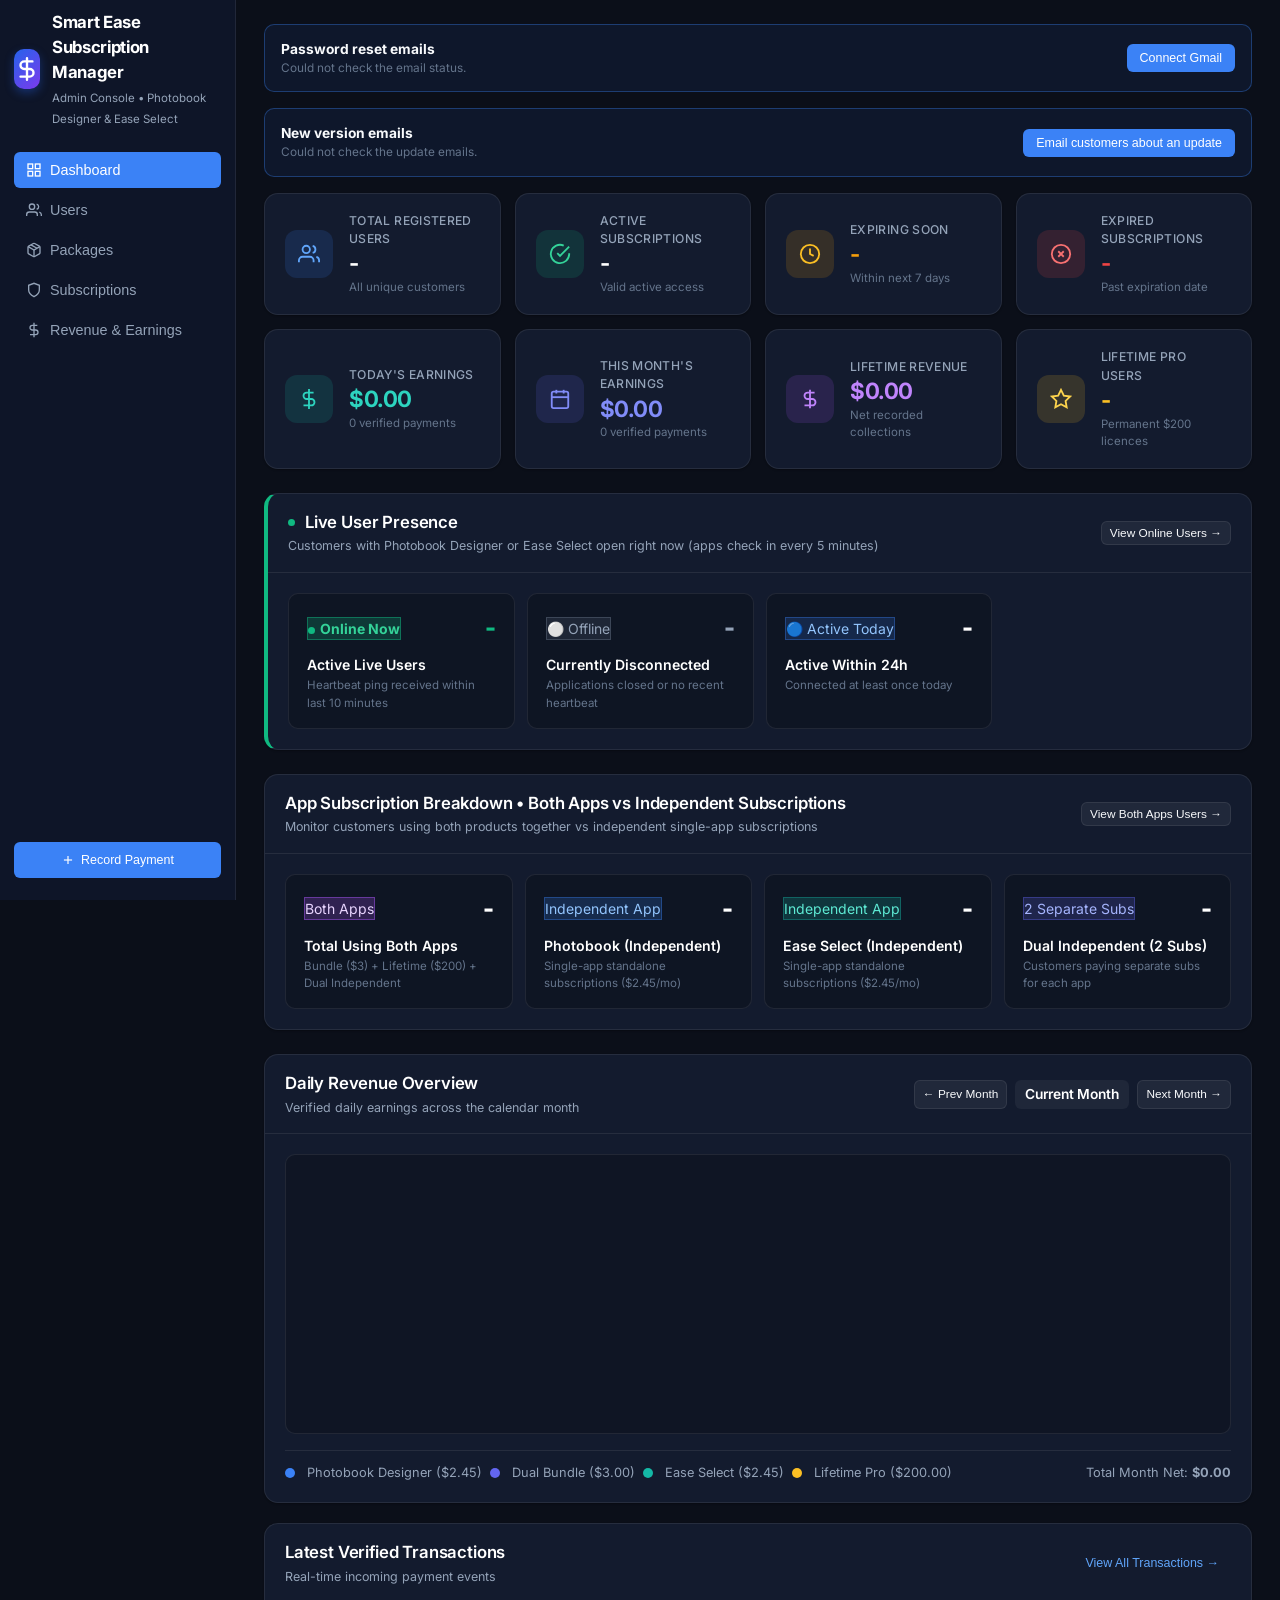
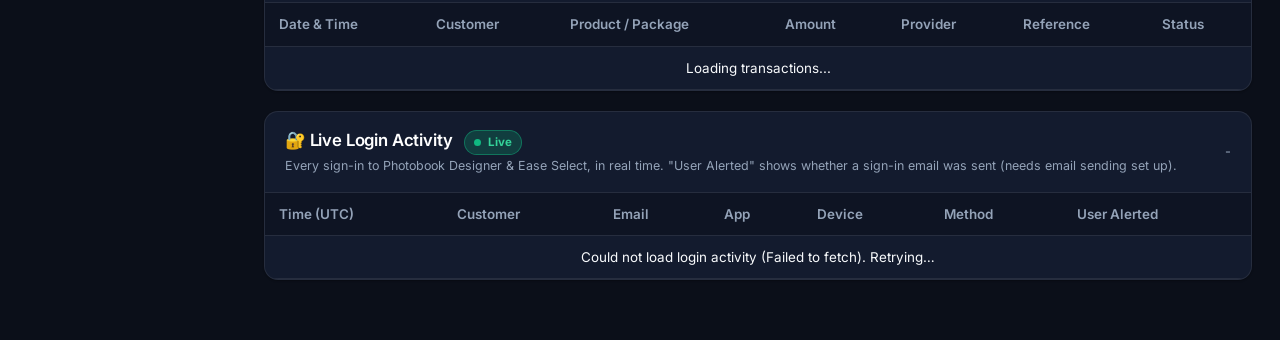
<file: static/index.html>
<!DOCTYPE html>
<html lang="en">
<head>
  <meta charset="UTF-8">
  <meta name="viewport" content="width=device-width, initial-scale=1.0, viewport-fit=cover">
  <title>Smart Ease Subscription & Revenue Manager</title>
  <!-- Installable app (Android / iPhone "Add to Home Screen") -->
  <link rel="manifest" href="/static/manifest.json">
  <meta name="theme-color" content="#0b0f19">
  <link rel="icon" href="/static/icons/admin-192.png">
  <link rel="apple-touch-icon" href="/static/icons/apple-touch-icon.png">
  <meta name="apple-mobile-web-app-capable" content="yes">
  <meta name="mobile-web-app-capable" content="yes">
  <meta name="apple-mobile-web-app-status-bar-style" content="black-translucent">
  <meta name="apple-mobile-web-app-title" content="SE Admin">
  <link rel="stylesheet" href="/static/styles.css?v=3.0">
  <link rel="preconnect" href="https://fonts.googleapis.com">
  <link rel="preconnect" href="https://fonts.gstatic.com" crossorigin>
  <link href="https://fonts.googleapis.com/css2?family=Inter:wght@300;400;500;600;700&display=swap" rel="stylesheet">
</head>
<body>
  <div class="app-container">
    <!-- Top Bar -->
    <header class="app-header">
      <div class="header-left">
        <div class="brand-logo">
          <svg width="26" height="26" viewBox="0 0 24 24" fill="none" stroke="currentColor" stroke-width="2.2" stroke-linecap="round" stroke-linejoin="round">
            <path d="M12 2v20M17 5H9.5a3.5 3.5 0 0 0 0 7h5a3.5 3.5 0 0 1 0 7H6"/>
          </svg>
        </div>
        <div class="brand-info">
          <h1>Smart Ease Subscription Manager</h1>
          <span class="sub-title">Admin Console &bull; Photobook Designer &amp; Ease Select</span>
        </div>
      </div>

      <div class="header-center">
        <nav class="nav-tabs">
          <button class="nav-tab active" data-tab="dashboard">
            <svg width="16" height="16" viewBox="0 0 24 24" fill="none" stroke="currentColor" stroke-width="2"><rect x="3" y="3" width="7" height="7"/><rect x="14" y="3" width="7" height="7"/><rect x="14" y="14" width="7" height="7"/><rect x="3" y="14" width="7" height="7"/></svg>
            Dashboard
          </button>
          <button class="nav-tab" data-tab="users">
            <svg width="16" height="16" viewBox="0 0 24 24" fill="none" stroke="currentColor" stroke-width="2"><path d="M17 21v-2a4 4 0 0 0-4-4H5a4 4 0 0 0-4 4v2"/><circle cx="9" cy="7" r="4"/><path d="M23 21v-2a4 4 0 0 0-3-3.87"/><path d="M16 3.13a4 4 0 0 1 0 7.75"/></svg>
            Users
          </button>
          <button class="nav-tab" data-tab="packages">
            <svg width="16" height="16" viewBox="0 0 24 24" fill="none" stroke="currentColor" stroke-width="2"><path d="m7.5 4.27 9 5.15"/><path d="M21 8a2 2 0 0 0-1-1.73l-7-4a2 2 0 0 0-2 0l-7 4A2 2 0 0 0 3 8v8a2 2 0 0 0 1 1.73l7 4a2 2 0 0 0 2 0l7-4A2 2 0 0 0 21 16Z"/><path d="m3.3 7 8.7 5 8.7-5"/><path d="M12 22V12"/></svg>
            Packages
          </button>
          <button class="nav-tab" data-tab="subscriptions">
            <svg width="16" height="16" viewBox="0 0 24 24" fill="none" stroke="currentColor" stroke-width="2"><path d="M12 22s8-4 8-10V5l-8-3-8 3v7c0 6 8 10 8 10z"/></svg>
            Subscriptions
          </button>
          <button class="nav-tab" data-tab="revenue">
            <svg width="16" height="16" viewBox="0 0 24 24" fill="none" stroke="currentColor" stroke-width="2"><line x1="12" y1="1" x2="12" y2="23"/><path d="M17 5H9.5a3.5 3.5 0 0 0 0 7h5a3.5 3.5 0 0 1 0 7H6"/></svg>
            Revenue &amp; Earnings
          </button>
        </nav>
      </div>

      <div class="header-right">
        <button class="btn btn-primary btn-sm" id="btnRecordPayment">
          <svg width="14" height="14" viewBox="0 0 24 24" fill="none" stroke="currentColor" stroke-width="2"><line x1="12" y1="5" x2="12" y2="19"/><line x1="5" y1="12" x2="19" y2="12"/></svg>
          Record Payment
        </button>
      </div>
    </header>

    <!-- Main Content Area -->
    <main class="main-body">

      <!-- ============================================== -->
      <!-- TAB 1: DASHBOARD                               -->
      <!-- ============================================== -->
      <section id="tab-dashboard" class="tab-panel active">
        <!-- Sender for password reset codes -->
        <div id="gmailCard" class="pass-panel" style="display:flex;flex-wrap:wrap;align-items:center;justify-content:space-between;gap:10px;margin-bottom:16px;">
          <div style="min-width:0;">
            <strong>Password reset emails</strong>
            <div class="text-hint" id="gmailStatusText">Checking…</div>
          </div>
          <div style="display:flex;gap:8px;flex-wrap:wrap;">
            <button class="btn btn-primary btn-sm" id="btnGmailConnect" onclick="connectGmail()">Connect Gmail</button>
            <button class="btn btn-secondary btn-sm" id="btnGmailTest" onclick="testGmail()" style="display:none;">Send test email</button>
            <button class="btn btn-secondary btn-sm" id="btnGmailDisconnect" onclick="disconnectGmail()" style="display:none;">Disconnect</button>
          </div>
        </div>

        <!-- "New version" emails to customers -->
        <div id="releaseMailCard" class="pass-panel" style="display:flex;flex-direction:column;align-items:stretch;text-align:left;gap:10px;margin-bottom:16px;">
          <div style="display:flex;flex-wrap:wrap;align-items:center;justify-content:space-between;gap:10px;">
            <div style="min-width:0;">
              <strong>New version emails</strong>
              <div class="text-hint" id="releaseMailStatus">Checking…</div>
            </div>
            <div style="display:flex;gap:8px;flex-wrap:wrap;">
              <button class="btn btn-primary btn-sm" id="btnReleaseMailNew" onclick="toggleReleaseMailForm(true)">Email customers about an update</button>
              <button class="btn btn-secondary btn-sm" id="btnReleaseMailContinue" onclick="continueReleaseMail()" style="display:none;">Send the rest</button>
            </div>
          </div>
          <form id="releaseMailForm" style="display:none;flex-direction:column;gap:8px;" onsubmit="startReleaseMail(event)">
            <div style="display:flex;gap:8px;flex-wrap:wrap;">
              <select id="releaseMailApp" class="select-control" style="flex:1;min-width:200px;">
                <option>Smart Ease Photobook Studio</option>
                <option>Ease Select</option>
                <option>Ease Retouch Academy</option>
              </select>
              <input id="releaseMailVersion" class="text-input" placeholder="New version, e.g. 1.4" required style="width:180px;">
            </div>
            <textarea id="releaseMailNotes" class="text-input" rows="3" placeholder="What's new (one point per line)"></textarea>
            <input id="releaseMailUrl" class="text-input" type="url" required value="https://ease-creative-suite.b-cdn.net/index.html">
            <div class="text-hint">Goes to every customer with a confirmed email who hasn't unsubscribed, from your connected Gmail, up to 450 a day.</div>
            <div style="display:flex;gap:8px;">
              <button type="submit" class="btn btn-primary btn-sm">Send emails</button>
              <button type="button" class="btn btn-secondary btn-sm" onclick="toggleReleaseMailForm(false)">Cancel</button>
            </div>
          </form>
        </div>

        <!-- 8 Summary KPI Cards -->
        <div class="kpi-grid">
          <!-- Card 1: Total Registered Users -->
          <div class="kpi-card">
            <div class="kpi-icon icon-blue">
              <svg width="22" height="22" viewBox="0 0 24 24" fill="none" stroke="currentColor" stroke-width="2"><path d="M17 21v-2a4 4 0 0 0-4-4H5a4 4 0 0 0-4 4v2"/><circle cx="9" cy="7" r="4"/><path d="M23 21v-2a4 4 0 0 0-3-3.87"/><path d="M16 3.13a4 4 0 0 1 0 7.75"/></svg>
            </div>
            <div class="kpi-meta">
              <span class="kpi-label">Total Registered Users</span>
              <div class="kpi-value" id="kpiTotalUsers">-</div>
              <span class="kpi-hint">All unique customers</span>
            </div>
          </div>

          <!-- Card 2: Active Subscriptions -->
          <div class="kpi-card">
            <div class="kpi-icon icon-emerald">
              <svg width="22" height="22" viewBox="0 0 24 24" fill="none" stroke="currentColor" stroke-width="2"><path d="M22 11.08V12a10 10 0 1 1-5.93-9.14"/><polyline points="22 4 12 14.01 9 11.01"/></svg>
            </div>
            <div class="kpi-meta">
              <span class="kpi-label">Active Subscriptions</span>
              <div class="kpi-value" id="kpiActiveSubs">-</div>
              <span class="kpi-hint">Valid active access</span>
            </div>
          </div>

          <!-- Card 3: Expiring Soon -->
          <div class="kpi-card kpi-warning">
            <div class="kpi-icon icon-amber">
              <svg width="22" height="22" viewBox="0 0 24 24" fill="none" stroke="currentColor" stroke-width="2"><circle cx="12" cy="12" r="10"/><polyline points="12 6 12 12 16 14"/></svg>
            </div>
            <div class="kpi-meta">
              <span class="kpi-label">Expiring Soon</span>
              <div class="kpi-value text-amber" id="kpiExpiringSoon">-</div>
              <span class="kpi-hint">Within next 7 days</span>
            </div>
          </div>

          <!-- Card 4: Expired Subscriptions -->
          <div class="kpi-card kpi-danger">
            <div class="kpi-icon icon-red">
              <svg width="22" height="22" viewBox="0 0 24 24" fill="none" stroke="currentColor" stroke-width="2"><circle cx="12" cy="12" r="10"/><line x1="15" y1="9" x2="9" y2="15"/><line x1="9" y1="9" x2="15" y2="15"/></svg>
            </div>
            <div class="kpi-meta">
              <span class="kpi-label">Expired Subscriptions</span>
              <div class="kpi-value text-red" id="kpiExpiredSubs">-</div>
              <span class="kpi-hint">Past expiration date</span>
            </div>
          </div>

          <!-- Card 5: Today's Earnings -->
          <div class="kpi-card">
            <div class="kpi-icon icon-teal">
              <svg width="22" height="22" viewBox="0 0 24 24" fill="none" stroke="currentColor" stroke-width="2"><line x1="12" y1="1" x2="12" y2="23"/><path d="M17 5H9.5a3.5 3.5 0 0 0 0 7h5a3.5 3.5 0 0 1 0 7H6"/></svg>
            </div>
            <div class="kpi-meta">
              <span class="kpi-label">Today's Earnings</span>
              <div class="kpi-value text-teal" id="kpiTodayEarnings">$0.00</div>
              <span class="kpi-hint" id="kpiTodayTxCount">0 verified payments</span>
            </div>
          </div>

          <!-- Card 6: This Month's Earnings -->
          <div class="kpi-card">
            <div class="kpi-icon icon-indigo">
              <svg width="22" height="22" viewBox="0 0 24 24" fill="none" stroke="currentColor" stroke-width="2"><rect x="3" y="4" width="18" height="18" rx="2" ry="2"/><line x1="16" y1="2" x2="16" y2="6"/><line x1="8" y1="2" x2="8" y2="6"/><line x1="3" y1="10" x2="21" y2="10"/></svg>
            </div>
            <div class="kpi-meta">
              <span class="kpi-label">This Month's Earnings</span>
              <div class="kpi-value text-indigo" id="kpiMonthEarnings">$0.00</div>
              <span class="kpi-hint" id="kpiMonthTxCount">0 verified payments</span>
            </div>
          </div>

          <!-- Card 7: Lifetime Revenue -->
          <div class="kpi-card">
            <div class="kpi-icon icon-purple">
              <svg width="22" height="22" viewBox="0 0 24 24" fill="none" stroke="currentColor" stroke-width="2"><path d="M12 2v20M17 5H9.5a3.5 3.5 0 0 0 0 7h5a3.5 3.5 0 0 1 0 7H6"/></svg>
            </div>
            <div class="kpi-meta">
              <span class="kpi-label">Lifetime Revenue</span>
              <div class="kpi-value text-purple" id="kpiLifetimeRev">$0.00</div>
              <span class="kpi-hint">Net recorded collections</span>
            </div>
          </div>

          <!-- Card 8: Lifetime Pro Users -->
          <div class="kpi-card">
            <div class="kpi-icon icon-gold">
              <svg width="22" height="22" viewBox="0 0 24 24" fill="none" stroke="currentColor" stroke-width="2"><polygon points="12 2 15.09 8.26 22 9.27 17 14.14 18.18 21.02 12 17.77 5.82 21.02 7 14.14 2 9.27 8.91 8.26 12 2"/></svg>
            </div>
            <div class="kpi-meta">
              <span class="kpi-label">Lifetime Pro Users</span>
              <div class="kpi-value text-gold" id="kpiLifetimePro">-</div>
              <span class="kpi-hint">Permanent $200 licences</span>
            </div>
          </div>
        </div>

        <!-- Live User Presence & Connectivity Banner (Who is Online vs Uses Offline) -->
        <div class="card app-breakdown-card mb-24" style="margin-bottom: 24px; border-left: 4px solid #10b981;">
          <div class="card-header flex-between">
            <div>
              <h2 class="card-title" style="display:flex; align-items:center; gap:8px;">
                <span class="pulse-dot"></span> Live User Presence
              </h2>
              <p class="card-subtitle">Customers with Photobook Designer or Ease Select open right now (apps check in every 5 minutes)</p>
            </div>
            <div class="flex-gap">
              <button class="btn btn-secondary btn-xs" id="btnGoToUsersOnline">View Online Users &rarr;</button>
            </div>
          </div>
          <div class="card-body">
            <div class="breakdown-chips-grid">
              <!-- Chip 1: Online Now -->
              <div class="chip-card chip-online" id="chipPresenceOnline" title="Click to filter users currently active online">
                <div class="chip-top">
                  <span class="chip-badge badge-online"><span class="pulse-dot"></span> Online Now</span>
                  <span class="chip-count text-emerald" id="countPresenceOnline">-</span>
                </div>
                <div class="chip-title">Active Live Users</div>
                <div class="chip-desc">Heartbeat ping received within last 10 minutes</div>
              </div>

              <!-- Chip 3: Currently Offline -->
              <div class="chip-card chip-offline" id="chipPresenceOffline" title="Click to filter disconnected/inactive users">
                <div class="chip-top">
                  <span class="chip-badge badge-offline">⚪ Offline</span>
                  <span class="chip-count text-muted" id="countPresenceOffline">-</span>
                </div>
                <div class="chip-title">Currently Disconnected</div>
                <div class="chip-desc">Applications closed or no recent heartbeat</div>
              </div>

              <!-- Chip 4: Active Today -->
              <div class="chip-card chip-recent" id="chipPresenceRecent" title="Click to see users seen today">
                <div class="chip-top">
                  <span class="chip-badge badge-recent">🔵 Active Today</span>
                  <span class="chip-count text-blue" id="countPresenceRecent">-</span>
                </div>
                <div class="chip-title">Active Within 24h</div>
                <div class="chip-desc">Connected at least once today</div>
              </div>
            </div>
          </div>
        </div>

        <!-- App Subscription Model Breakdown Banner (Both Apps vs Independent Subscriptions) -->
        <div class="card app-breakdown-card mb-24" style="margin-bottom: 24px;">
          <div class="card-header flex-between">
            <div>
              <h2 class="card-title">App Subscription Breakdown &bull; Both Apps vs Independent Subscriptions</h2>
              <p class="card-subtitle">Monitor customers using both products together vs independent single-app subscriptions</p>
            </div>
            <button class="btn btn-secondary btn-xs" id="btnGoToUsersBoth">View Both Apps Users &rarr;</button>
          </div>
          <div class="card-body">
            <div class="breakdown-chips-grid">
              <!-- Chip 1: Both Apps (All Models) -->
              <div class="chip-card chip-both" id="chipFilterBoth">
                <div class="chip-top">
                  <span class="chip-badge badge-purple">Both Apps</span>
                  <span class="chip-count" id="countBothAppsTotal">-</span>
                </div>
                <div class="chip-title">Total Using Both Apps</div>
                <div class="chip-desc">Bundle ($3) + Lifetime ($200) + Dual Independent</div>
              </div>

              <!-- Chip 2: Independent Photobook -->
              <div class="chip-card chip-pb" id="chipFilterPb">
                <div class="chip-top">
                  <span class="chip-badge badge-blue">Independent App</span>
                  <span class="chip-count" id="countIndPhotobook">-</span>
                </div>
                <div class="chip-title">Photobook (Independent)</div>
                <div class="chip-desc">Single-app standalone subscriptions ($2.45/mo)</div>
              </div>

              <!-- Chip 3: Independent Ease Select -->
              <div class="chip-card chip-es" id="chipFilterEs">
                <div class="chip-top">
                  <span class="chip-badge badge-teal">Independent App</span>
                  <span class="chip-count" id="countIndEaseSelect">-</span>
                </div>
                <div class="chip-title">Ease Select (Independent)</div>
                <div class="chip-desc">Single-app standalone subscriptions ($2.45/mo)</div>
              </div>

              <!-- Chip 4: Dual Independent Subscriptions -->
              <div class="chip-card chip-dual" id="chipFilterDual">
                <div class="chip-top">
                  <span class="chip-badge badge-indigo">2 Separate Subs</span>
                  <span class="chip-count" id="countBothDualInd">-</span>
                </div>
                <div class="chip-title">Dual Independent (2 Subs)</div>
                <div class="chip-desc">Customers paying separate subs for each app</div>
              </div>
            </div>
          </div>
        </div>

        <!-- Revenue Chart Card -->
        <div class="card chart-card">
          <div class="card-header flex-between">
            <div>
              <h2 class="card-title">Daily Revenue Overview</h2>
              <p class="card-subtitle">Verified daily earnings across the calendar month</p>
            </div>
            <div class="chart-controls flex-gap">
              <button class="btn btn-secondary btn-xs" id="btnPrevMonth">&larr; Prev Month</button>
              <span class="current-month-display" id="chartMonthLabel">Current Month</span>
              <button class="btn btn-secondary btn-xs" id="btnNextMonth">Next Month &rarr;</button>
            </div>
          </div>
          <div class="card-body">
            <!-- Chart Container -->
            <div class="chart-wrapper" id="revenueChartContainer">
              <div class="chart-svg-host" id="chartSvgHost"></div>
            </div>
            <div class="chart-legend flex-between">
              <div class="flex-gap legend-items">
                <span class="legend-dot dot-photobook"></span> Photobook Designer ($2.45)
                <span class="legend-dot dot-bundle"></span> Dual Bundle ($3.00)
                <span class="legend-dot dot-ease"></span> Ease Select ($2.45)
                <span class="legend-dot dot-life"></span> Lifetime Pro ($200.00)
              </div>
              <div class="month-stat-summary" id="chartStatSummary">
                Total Month Net: <strong>$0.00</strong>
              </div>
            </div>
          </div>
        </div>

        <!-- Recent Transactions Strip -->
        <div class="card mt-20">
          <div class="card-header flex-between">
            <div>
              <h3 class="card-title">Latest Verified Transactions</h3>
              <p class="card-subtitle">Real-time incoming payment events</p>
            </div>
            <button class="btn btn-link btn-sm" id="btnViewAllTxns">View All Transactions &rarr;</button>
          </div>
          <div class="table-responsive">
            <table class="data-table">
              <thead>
                <tr>
                  <th>Date &amp; Time</th>
                  <th>Customer</th>
                  <th>Product / Package</th>
                  <th>Amount</th>
                  <th>Provider</th>
                  <th>Reference</th>
                  <th>Status</th>
                </tr>
              </thead>
              <tbody id="recentTransactionsBody">
                <tr><td colspan="7" class="text-center text-muted">Loading transactions...</td></tr>
              </tbody>
            </table>
          </div>
        </div>
      
        <!-- Live Login Activity Feed -->
        <div class="card" id="cardRecentLogins" style="margin-top:20px;">
          <div class="card-header flex-between">
            <div>
              <h2 class="card-title">🔐 Live Login Activity <span class="badge badge-online" id="loginLiveBadge" style="margin-left:8px;"><span class="pulse-dot"></span> Live</span></h2>
              <p class="card-subtitle">Every sign-in to Photobook Designer &amp; Ease Select, in real time. "User Alerted" shows whether a sign-in email was sent (needs email sending set up).</p>
            </div>
            <span class="text-muted" id="loginCountLabel" style="font-size:0.8rem;">-</span>
          </div>
          <div class="table-responsive">
            <table class="data-table">
              <thead>
                <tr>
                  <th>Time (UTC)</th>
                  <th>Customer</th>
                  <th>Email</th>
                  <th>App</th>
                  <th>Device</th>
                  <th>Method</th>
                  <th>User Alerted</th>
                </tr>
              </thead>
              <tbody id="recentLoginsBody">
                <tr><td colspan="7" class="text-center text-muted">Loading login activity...</td></tr>
              </tbody>
            </table>
          </div>
        </div>
      </section>

      <!-- ============================================== -->
      <!-- TAB 2: USER MANAGEMENT                         -->
      <!-- ============================================== -->
      <section id="tab-users" class="tab-panel">
        <div class="card">
          <div class="card-header flex-between flex-wrap gap-12">
            <div>
              <h2 class="card-title">User Management</h2>
              <p class="card-subtitle">Inspect registered customers, subscription status, and payment records</p>
            </div>
            <div class="flex-gap">
              <button class="btn btn-secondary btn-sm" id="btnExportUsersCsv">
                <svg width="14" height="14" viewBox="0 0 24 24" fill="none" stroke="currentColor" stroke-width="2"><path d="M21 15v4a2 2 0 0 1-2 2H5a2 2 0 0 1-2-2v-4"/><polyline points="7 10 12 15 17 10"/><line x1="12" y1="15" x2="12" y2="3"/></svg>
                Export CSV
              </button>
              <button class="btn btn-primary btn-sm" id="btnAddUserModal">
                <svg width="14" height="14" viewBox="0 0 24 24" fill="none" stroke="currentColor" stroke-width="2"><line x1="12" y1="5" x2="12" y2="19"/><line x1="5" y1="12" x2="19" y2="12"/></svg>
                Add Customer
              </button>
            </div>
          </div>

          <!-- Search & Filter Bar -->
          <div class="filters-bar">
            <div class="search-box">
              <svg width="16" height="16" viewBox="0 0 24 24" fill="none" stroke="currentColor" stroke-width="2"><circle cx="11" cy="11" r="8"/><line x1="21" y1="21" x2="16.65" y2="16.65"/></svg>
              <input type="text" id="userSearchInput" placeholder="Search customer name, email, or account ID...">
            </div>

            <!-- Product Filter -->
            <div class="filter-item">
              <label for="filterProduct">Product:</label>
              <select id="filterProduct" class="select-control">
                <option value="all">All Products</option>
                <option value="photobook">Smart Ease Photobook Designer</option>
                <option value="ease_select">Ease Select</option>
                <option value="both">Both Products (Bundle / Pro)</option>
                <option value="none">Free / Unlicensed</option>
              </select>
            </div>

            <!-- Subscription Model (Both Apps vs Independent) Filter -->
            <div class="filter-item">
              <label for="filterSubModel">Subscription Model:</label>
              <select id="filterSubModel" class="select-control highlight-select">
                <option value="all">All Models (Both &amp; Independent)</option>
                <optgroup label="Both Applications">
                  <option value="both">Both Apps &bull; All Models</option>
                  <option value="both_bundle">Both Apps &bull; Dual Bundle ($3.00)</option>
                  <option value="both_lifetime">Both Apps &bull; Lifetime Pro ($200.00)</option>
                  <option value="both_independent">Both Apps &bull; Dual Independent Subs (2 Separate)</option>
                </optgroup>
                <optgroup label="Independent Single-App Subscriptions">
                  <option value="independent">All Independent Subscriptions</option>
                  <option value="independent_photobook">Independent &bull; Photobook Designer ($2.45)</option>
                  <option value="independent_ease_select">Independent &bull; Ease Select ($2.45)</option>
                </optgroup>
                <optgroup label="Unlicensed">
                  <option value="free">Free / Unlicensed</option>
                </optgroup>
              </select>
            </div>

            <!-- Status Filter -->
            <div class="filter-item">
              <label for="filterStatus">Status:</label>
              <select id="filterStatus" class="select-control">
                <option value="all">All Statuses</option>
                <option value="active">Active Subscriptions</option>
                <option value="expiring_soon">Expiring within 7 Days</option>
                <option value="expired">Expired Subscriptions</option>
                <option value="lifetime">Lifetime Pro</option>
                <option value="free">Free / Unlicensed</option>
              </select>
            </div>

            <!-- Connectivity & Presence Filter (Online vs Uses Offline) -->
            <div class="filter-item">
              <label for="filterConnection">Connectivity:</label>
              <select id="filterConnection" class="select-control highlight-select">
                <option value="all">All Presence States</option>
                <option value="online">🟢 Online Now (Active Session)</option>
                <option value="offline">⚪ Currently Offline / Disconnected</option>
                <option value="online_mode">🔵 Uses Online Sync</option>
              </select>
            </div>

            <button class="btn btn-secondary btn-sm" id="btnResetUserFilters">Reset Filters</button>
          </div>

          <!-- Users Table -->
          <div class="table-responsive">
            <table class="data-table users-table">
              <thead>
                <tr>
                  <th>Full Name</th>
                  <th>Email / Customer ID</th>
                  <th>Smart Ease Account ID</th>
                  <th>Presence &amp; Mode</th>
                  <th>Subscription Model</th>
                  <th>Product Owned</th>
                  <th>Package Name</th>
                  <th>Subscription Start</th>
                  <th>Subscription Expiry</th>
                  <th>Status</th>
                  <th>Amount Paid</th>
                  <th>Last Payment</th>
                  <th>Next Renewal</th>
                  <th>Actions</th>
                </tr>
              </thead>
              <tbody id="usersTableBody">
                <tr><td colspan="14" class="text-center text-muted">Loading users...</td></tr>
              </tbody>
            </table>
          </div>
          <div class="table-footer flex-between">
            <span class="text-muted" id="userCountSummary">Showing 0 users</span>
            <span class="text-hint">Click any user row to view complete subscription &amp; payment history</span>
          </div>
        </div>
      </section>

      <!-- ============================================== -->
      <!-- TAB 3: PRODUCT & PACKAGE MANAGEMENT            -->
      <!-- ============================================== -->
      <section id="tab-packages" class="tab-panel">
        <div class="card">
          <div class="card-header">
            <h2 class="card-title">Product &amp; Package Management</h2>
            <p class="card-subtitle">Plans customers can buy by card, with customer counts and revenue per plan</p>
          </div>

          <div class="packages-grid" id="packagesGrid">
            <!-- Rendered dynamically by app.js -->
          </div>

          <div class="info-alert mt-24">
            <div class="alert-icon">
              <svg width="20" height="20" viewBox="0 0 24 24" fill="none" stroke="currentColor" stroke-width="2"><circle cx="12" cy="12" r="10"/><line x1="12" y1="16" x2="12" y2="12"/><line x1="12" y1="8" x2="12.01" y2="8"/></svg>
            </div>
            <div class="alert-content">
              <strong>Admin Configuration Rules:</strong>
              Package prices can be updated directly from this console without touching source code.
              <strong>Lifetime Pro</strong> is permanently configured as a one-time purchase with permanent license access and will never be billed as a recurring subscription.
            </div>
          </div>
        </div>
      </section>

      <!-- ============================================== -->
      <!-- TAB 4: SUBSCRIPTION TRACKING                   -->
      <!-- ============================================== -->
      <section id="tab-subscriptions" class="tab-panel">
        <div class="card">
          <div class="card-header flex-between flex-wrap gap-12">
            <div>
              <h2 class="card-title">Subscription Tracking</h2>
              <p class="card-subtitle">Real-time lifecycle monitoring, status determination, and renewal management</p>
            </div>
            <div class="flex-gap align-center flex-wrap">
              <div class="filter-item">
                <label for="filterSubAccessType">Access Model:</label>
                <select id="filterSubAccessType" class="select-control highlight-select">
                  <option value="all">All Models</option>
                  <option value="independent">All Independent Subscriptions</option>
                  <option value="independent_photobook">Independent &bull; Photobook ($2.45)</option>
                  <option value="independent_ease_select">Independent &bull; Ease Select ($2.45)</option>
                  <option value="bundle">Both Apps &bull; Dual Bundle ($3.00)</option>
                  <option value="lifetime">Both Apps &bull; Lifetime Pro ($200.00)</option>
                </select>
              </div>
              <div class="filter-item">
                <label for="filterSubStatus">Status:</label>
                <select id="filterSubStatus" class="select-control">
                  <option value="all">All Statuses</option>
                  <option value="Active">Active</option>
                  <option value="Expiring Soon">Expiring Soon</option>
                  <option value="Expired">Expired</option>
                  <option value="Lifetime">Lifetime</option>
                  <option value="Cancelled">Cancelled</option>
                  <option value="Payment Pending">Payment Pending</option>
                  <option value="Payment Failed">Payment Failed</option>
                </select>
              </div>
            </div>
          </div>

          <div class="table-responsive">
            <table class="data-table">
              <thead>
                <tr>
                  <th>Subscription ID</th>
                  <th>Customer</th>
                  <th>Product / Package</th>
                  <th>Access Model</th>
                  <th>Start Date &amp; Time</th>
                  <th>Expiry Date &amp; Time</th>
                  <th>Billing Interval</th>
                  <th>Subscription Status</th>
                  <th>Payment Status</th>
                  <th>Next Renewal</th>
                  <th>Last Payment</th>
                  <th>Tx Reference</th>
                  <th>Actions</th>
                </tr>
              </thead>
              <tbody id="subscriptionsTableBody">
                <tr><td colspan="12" class="text-center text-muted">Loading subscriptions...</td></tr>
              </tbody>
            </table>
          </div>
        </div>
      </section>

      <!-- ============================================== -->
      <!-- TAB 5: DAILY AND MONTHLY EARNINGS              -->
      <!-- ============================================== -->
      <section id="tab-revenue" class="tab-panel">
        <!-- Daily Earnings Breakdown -->
        <div class="card">
          <div class="card-header flex-between flex-wrap gap-12">
            <div>
              <h2 class="card-title">Daily Earnings Breakdown</h2>
              <p class="card-subtitle">Verified payments received on selected date</p>
            </div>
            <div class="flex-gap align-center">
              <label for="dailyDatePicker" class="date-label">Inspect Date:</label>
              <input type="date" id="dailyDatePicker" class="date-control">
              <button class="btn btn-secondary btn-sm" id="btnTodayDate">Today</button>
            </div>
          </div>
          <div class="card-body">
            <div class="earnings-grid">
              <div class="earn-box">
                <span class="earn-label">Total Verified Today</span>
                <span class="earn-val text-teal" id="dailyTotalVerified">$0.00</span>
                <span class="earn-sub" id="dailyTxCount">0 successful transactions</span>
              </div>
              <div class="earn-box">
                <span class="earn-label">Photobook Designer</span>
                <span class="earn-val" id="dailyRevPhotobook">$0.00</span>
                <span class="earn-sub">$2.45 tier</span>
              </div>
              <div class="earn-box">
                <span class="earn-label">Ease Select</span>
                <span class="earn-val" id="dailyRevEaseSelect">$0.00</span>
                <span class="earn-sub">$2.45 tier</span>
              </div>
              <div class="earn-box">
                <span class="earn-label">Ease School Sync</span>
                <span class="earn-val" id="dailyRevSchoolSync">$0.00</span>
                <span class="earn-sub">sold separately</span>
              </div>
              <div class="earn-box">
                <span class="earn-label">Combined Packages</span>
                <span class="earn-val" id="dailyRevCombined">$0.00</span>
                <span class="earn-sub">$3.00 bundle tier</span>
              </div>
              <div class="earn-box">
                <span class="earn-label">Lifetime Pro</span>
                <span class="earn-val text-gold" id="dailyRevLifetime">$0.00</span>
                <span class="earn-sub">$200.00 permanent licence</span>
              </div>
            </div>
          </div>
        </div>

        <!-- Monthly Earnings Breakdown -->
        <div class="card mt-20">
          <div class="card-header flex-between flex-wrap gap-12">
            <div>
              <h2 class="card-title">Monthly Earnings Breakdown</h2>
              <p class="card-subtitle">Performance breakdown for selected calendar month</p>
            </div>
            <div class="flex-gap align-center">
              <label for="monthlyMonthPicker" class="date-label">Select Month:</label>
              <input type="month" id="monthlyMonthPicker" class="date-control">
            </div>
          </div>
          <div class="card-body">
            <div class="monthly-summary-cards">
              <div class="summary-metric">
                <span class="sm-label">Gross Collections</span>
                <span class="sm-val text-indigo" id="monthGrossCollections">$0.00</span>
              </div>
              <div class="summary-metric">
                <span class="sm-label">Refunds &amp; Chargebacks</span>
                <span class="sm-val text-red" id="monthRefunds">$0.00</span>
              </div>
              <div class="summary-metric">
                <span class="sm-label">Processing Fees</span>
                <span class="sm-val text-muted" id="monthProcessingFees">$0.00</span>
              </div>
              <div class="summary-metric highlight">
                <span class="sm-label">Net Recorded Revenue</span>
                <span class="sm-val text-emerald" id="monthNetRevenue">$0.00</span>
              </div>
            </div>

            <div class="monthly-breakdown-details mt-16">
              <div class="breakdown-col">
                <h4>Revenue by Product &amp; Package</h4>
                <div class="breakdown-row"><span>Smart Ease Photobook:</span> <strong id="mRevPhotobook">$0.00</strong></div>
                <div class="breakdown-row"><span>Ease Select:</span> <strong id="mRevEaseSelect">$0.00</strong></div>
                <div class="breakdown-row"><span>Dual Bundle (+):</span> <strong id="mRevBundle">$0.00</strong></div>
                <div class="breakdown-row"><span>Lifetime Pro:</span> <strong id="mRevLifetime">$0.00</strong></div>
                <div class="breakdown-row"><span>Ease School Sync (separate):</span> <strong id="mRevSchoolSync">$0.00</strong></div>
              </div>
              <div class="breakdown-col">
                <h4>Revenue by Billing Type</h4>
                <div class="breakdown-row"><span>Recurring Subscriptions:</span> <strong id="mRevRecurring">$0.00</strong></div>
                <div class="breakdown-row"><span>Lifetime Purchases:</span> <strong id="mRevLifetimeType">$0.00</strong></div>
                <div class="breakdown-row"><span>Total Transactions:</span> <strong id="mTotalTransactions">0</strong></div>
              </div>
            </div>
          </div>
        </div>

        <!-- Transactions History Table -->
        <div class="card mt-20">
          <div class="card-header flex-between flex-wrap gap-12">
            <div>
              <h3 class="card-title">All Transactions</h3>
              <p class="card-subtitle">Verified payment records with full audit trail</p>
            </div>
            <div class="flex-gap">
              <select id="filterTxProvider" class="select-control">
                <option value="all">All Providers</option>
                <option value="Stripe">Stripe</option>
                <option value="PayPal">PayPal</option>
                <option value="Flutterwave">Flutterwave</option>
                <option value="Pesapal">Pesapal</option>
                <option value="Manual">Manual / Cash</option>
              </select>
            </div>
          </div>
          <div class="table-responsive">
            <table class="data-table">
              <thead>
                <tr>
                  <th>Date &amp; Time</th>
                  <th>Customer</th>
                  <th>Product / Package</th>
                  <th>Gross Amount</th>
                  <th>Net Amount</th>
                  <th>Payment Status</th>
                  <th>Provider</th>
                  <th>Transaction Reference</th>
                </tr>
              </thead>
              <tbody id="allTransactionsTableBody">
                <tr><td colspan="8" class="text-center text-muted">Loading transactions...</td></tr>
              </tbody>
            </table>
          </div>
        </div>
      </section>


    </main>
  </div>

  <!-- ============================================== -->
  <!-- MODAL: USER DETAIL VIEW                        -->
  <!-- ============================================== -->
  <div class="modal-backdrop" id="modalUserDetail">
    <div class="modal-card modal-lg">
      <div class="modal-header flex-between">
        <div>
          <h3 class="modal-title" id="mudUserName">Customer Profile</h3>
          <span class="text-muted" id="mudAccountBadge">SE-00000</span>
        </div>
        <button class="modal-close" id="btnCloseUserDetail">&times;</button>
      </div>
      <div class="modal-body" id="mudContent">
        <!-- Injected dynamically -->
      </div>
    </div>
  </div>

  <!-- ============================================== -->
  <!-- MODAL: RECORD PAYMENT                          -->
  <!-- ============================================== -->
  <div class="modal-backdrop" id="modalRecordPayment">
    <div class="modal-card">
      <div class="modal-header flex-between">
        <h3 class="modal-title">Record Payment &amp; Subscription</h3>
        <button class="modal-close" id="btnCloseRecordPayment">&times;</button>
      </div>
      <form id="formRecordPayment" class="modal-body">
        <div class="form-group">
          <label>Customer:</label>
          <select id="payUserSelect" class="select-control w-100" required>
            <option value="">Select customer...</option>
          </select>
        </div>
        <div class="form-group">
          <label>Package / License:</label>
          <select id="payPackageSelect" class="select-control w-100" required>
            <option value="pkg_photobook">Smart Ease Photobook Designer</option>
            <option value="pkg_bundle">Smart Ease Photobook Designer + Ease Select</option>
            <option value="pkg_ease_select">Ease Select</option>
            <option value="pkg_lifetime">Lifetime Pro (lifetime, no days needed)</option>
          </select>
        </div>
        <div class="form-group">
          <label>Access Type:</label>
          <select id="payProviderSelect" class="select-control w-100">
            <option value="Admin Grant">Free access (admin grant)</option>
            <option value="Manual">Payment received (bank / cash)</option>
            <option value="LivePay Card">Payment received (LivePay card)</option>
          </select>
        </div>
        <div class="form-group">
          <label>Days of Access:</label>
          <input type="number" min="1" max="3650" step="1" id="payDaysInput" class="text-input w-100" value="30" placeholder="Leave empty only for Lifetime packages">
        </div>
        <div class="form-group">
          <label>Amount Paid (USD):</label>
          <input type="number" step="0.01" min="0" id="payAmountInput" class="text-input w-100" value="0">
        </div>
        <div class="form-group">
          <label>Transaction Reference:</label>
          <input type="text" id="payRefInput" class="text-input w-100" placeholder="e.g. ch_3Pz... or manual note">
        </div>
        <div class="modal-footer flex-end flex-gap mt-16">
          <button type="button" class="btn btn-secondary" id="btnCancelPayment">Cancel</button>
          <button type="submit" class="btn btn-primary">Save &amp; Grant Access</button>
        </div>
      </form>
    </div>
  </div>

  <!-- ============================================== -->
  <!-- MODAL: ADD CUSTOMER                            -->
  <!-- ============================================== -->
  <div class="modal-backdrop" id="modalAddUser">
    <div class="modal-card">
      <div class="modal-header flex-between">
        <h3 class="modal-title">Register New Customer</h3>
        <button class="modal-close" id="btnCloseAddUser">&times;</button>
      </div>
      <form id="formAddUser" class="modal-body">
        <div class="form-group">
          <label>Customer Full Name *</label>
          <input type="text" id="addFullName" class="text-input w-100" required placeholder="e.g. John Doe">
        </div>
        <div class="form-group">
          <label>Email Address</label>
          <input type="email" id="addEmail" class="text-input w-100" placeholder="e.g. john@studio.com">
        </div>
        <div class="form-group">
          <label>Smart Ease Account ID (Optional)</label>
          <input type="text" id="addAccountId" class="text-input w-100" placeholder="Leave blank to auto-generate">
        </div>
        <div class="form-group">
          <label>Initial Product</label>
          <select id="addProductOwned" class="select-control w-100">
            <option value="Smart Ease Photobook Designer">Smart Ease Photobook Designer</option>
            <option value="Ease Select">Ease Select</option>
            <option value="Both products">Both Products</option>
            <option value="None">None (Unlicensed / Free)</option>
          </select>
        </div>
        <div class="modal-footer flex-end flex-gap mt-16">
          <button type="button" class="btn btn-secondary" id="btnCancelAddUser">Cancel</button>
          <button type="submit" class="btn btn-primary">Create Customer</button>
        </div>
      </form>
    </div>
  </div>

  <!-- ============================================== -->
  <!-- MODAL: EDIT PACKAGE PRICE                      -->
  <!-- ============================================== -->
  <div class="modal-backdrop" id="modalEditPackage">
    <div class="modal-card">
      <div class="modal-header flex-between">
        <h3 class="modal-title">Edit Package Pricing</h3>
        <button class="modal-close" id="btnCloseEditPackage">&times;</button>
      </div>
      <form id="formEditPackage" class="modal-body">
        <input type="hidden" id="editPkgId">
        <div class="form-group">
          <label>Package Name:</label>
          <input type="text" id="editPkgName" class="text-input w-100" required>
        </div>
        <div class="form-group">
          <label>Price (USD):</label>
          <input type="number" step="0.01" id="editPkgPrice" class="text-input w-100" required>
        </div>
        <div class="form-group">
          <label>Description:</label>
          <textarea id="editPkgDesc" class="text-input w-100" rows="3"></textarea>
        </div>
        <div class="modal-footer flex-end flex-gap mt-16">
          <button type="button" class="btn btn-secondary" id="btnCancelEditPackage">Cancel</button>
          <button type="submit" class="btn btn-primary">Save Changes</button>
        </div>
      </form>
    </div>
  </div>

  <!-- Toast Notification Container -->
  <div id="toastContainer" class="toast-container"></div>

  <script src="/static/app.js?v=2.3"></script>
</body>
</html>
</file>
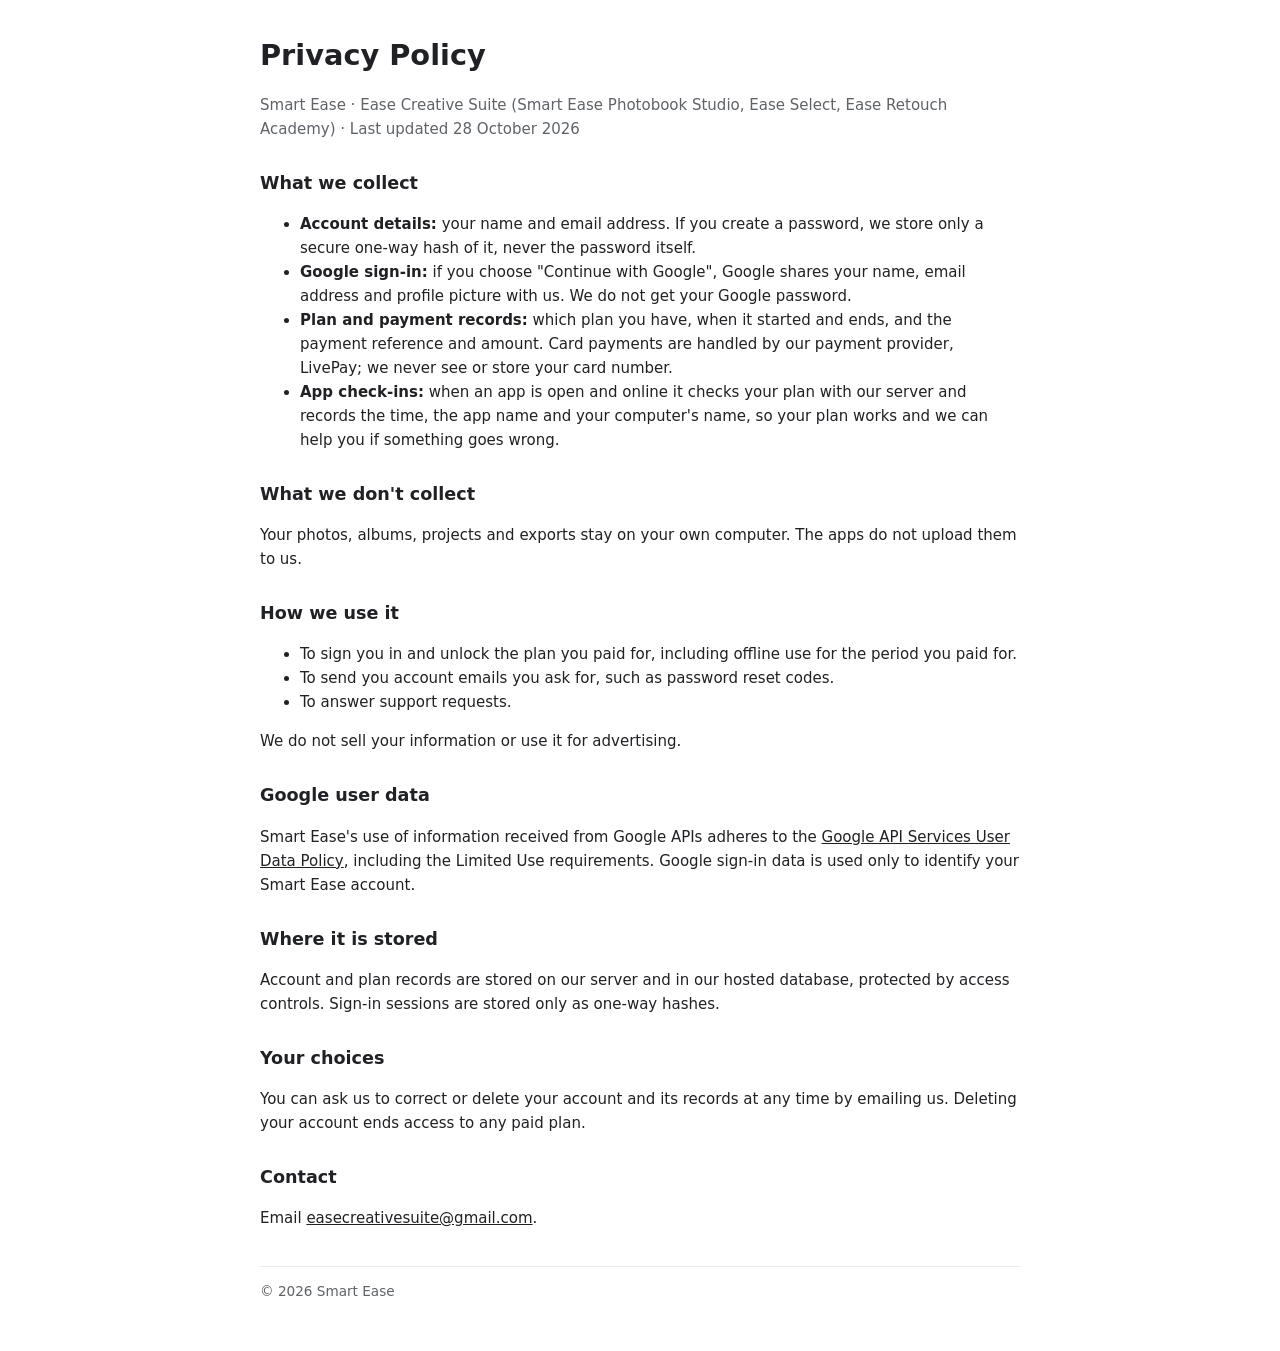
<file: static/privacy.html>
<!doctype html>
<html lang="en">
<head>
  <meta charset="utf-8">
  <meta name="viewport" content="width=device-width, initial-scale=1">
  <title>Privacy Policy · Smart Ease</title>
  <style>
    :root { --bg: #ffffff; --text: #202124; --muted: #5f6368; --line: #e8eaed; }
    @media (prefers-color-scheme: dark) { :root { --bg: #131314; --text: #e3e3e3; --muted: #9aa0a6; --line: #2f3033; } }
    body { margin: 0; background: var(--bg); color: var(--text); font: 15px/1.6 "Segoe UI", Roboto, system-ui, sans-serif; }
    main { max-width: 760px; margin: 0 auto; padding: 32px 16px 48px; }
    h1 { font-size: 1.8rem; margin: 0 0 4px; }
    h2 { font-size: 1.1rem; margin: 28px 0 6px; }
    p, li { color: var(--text); }
    .muted { color: var(--muted); }
    a { color: inherit; }
    footer { border-top: 1px solid var(--line); margin-top: 36px; padding-top: 14px; font-size: .85rem; color: var(--muted); }
  </style>
</head>
<body>
<main>
  <h1>Privacy Policy</h1>
  <p class="muted">Smart Ease · Ease Creative Suite (Smart Ease Photobook Studio, Ease Select, Ease Retouch Academy) · Last updated 28 October 2026</p>

  <h2>What we collect</h2>
  <ul>
    <li><strong>Account details:</strong> your name and email address. If you create a password, we store only a secure one-way hash of it, never the password itself.</li>
    <li><strong>Google sign-in:</strong> if you choose "Continue with Google", Google shares your name, email address and profile picture with us. We do not get your Google password.</li>
    <li><strong>Plan and payment records:</strong> which plan you have, when it started and ends, and the payment reference and amount. Card payments are handled by our payment provider, LivePay; we never see or store your card number.</li>
    <li><strong>App check-ins:</strong> when an app is open and online it checks your plan with our server and records the time, the app name and your computer's name, so your plan works and we can help you if something goes wrong.</li>
  </ul>

  <h2>What we don't collect</h2>
  <p>Your photos, albums, projects and exports stay on your own computer. The apps do not upload them to us.</p>

  <h2>How we use it</h2>
  <ul>
    <li>To sign you in and unlock the plan you paid for, including offline use for the period you paid for.</li>
    <li>To send you account emails you ask for, such as password reset codes.</li>
    <li>To answer support requests.</li>
  </ul>
  <p>We do not sell your information or use it for advertising.</p>

  <h2>Google user data</h2>
  <p>Smart Ease's use of information received from Google APIs adheres to the
    <a href="https://developers.google.com/terms/api-services-user-data-policy" rel="noopener">Google API Services User Data Policy</a>,
    including the Limited Use requirements. Google sign-in data is used only to identify your Smart Ease account.</p>

  <h2>Where it is stored</h2>
  <p>Account and plan records are stored on our server and in our hosted database, protected by access controls. Sign-in sessions are stored only as one-way hashes.</p>

  <h2>Your choices</h2>
  <p>You can ask us to correct or delete your account and its records at any time by emailing us. Deleting your account ends access to any paid plan.</p>

  <h2>Contact</h2>
  <p>Email <a href="mailto:easecreativesuite@gmail.com">easecreativesuite@gmail.com</a>.</p>

  <footer>© 2026 Smart Ease</footer>
</main>
</body>
</html>
</file>
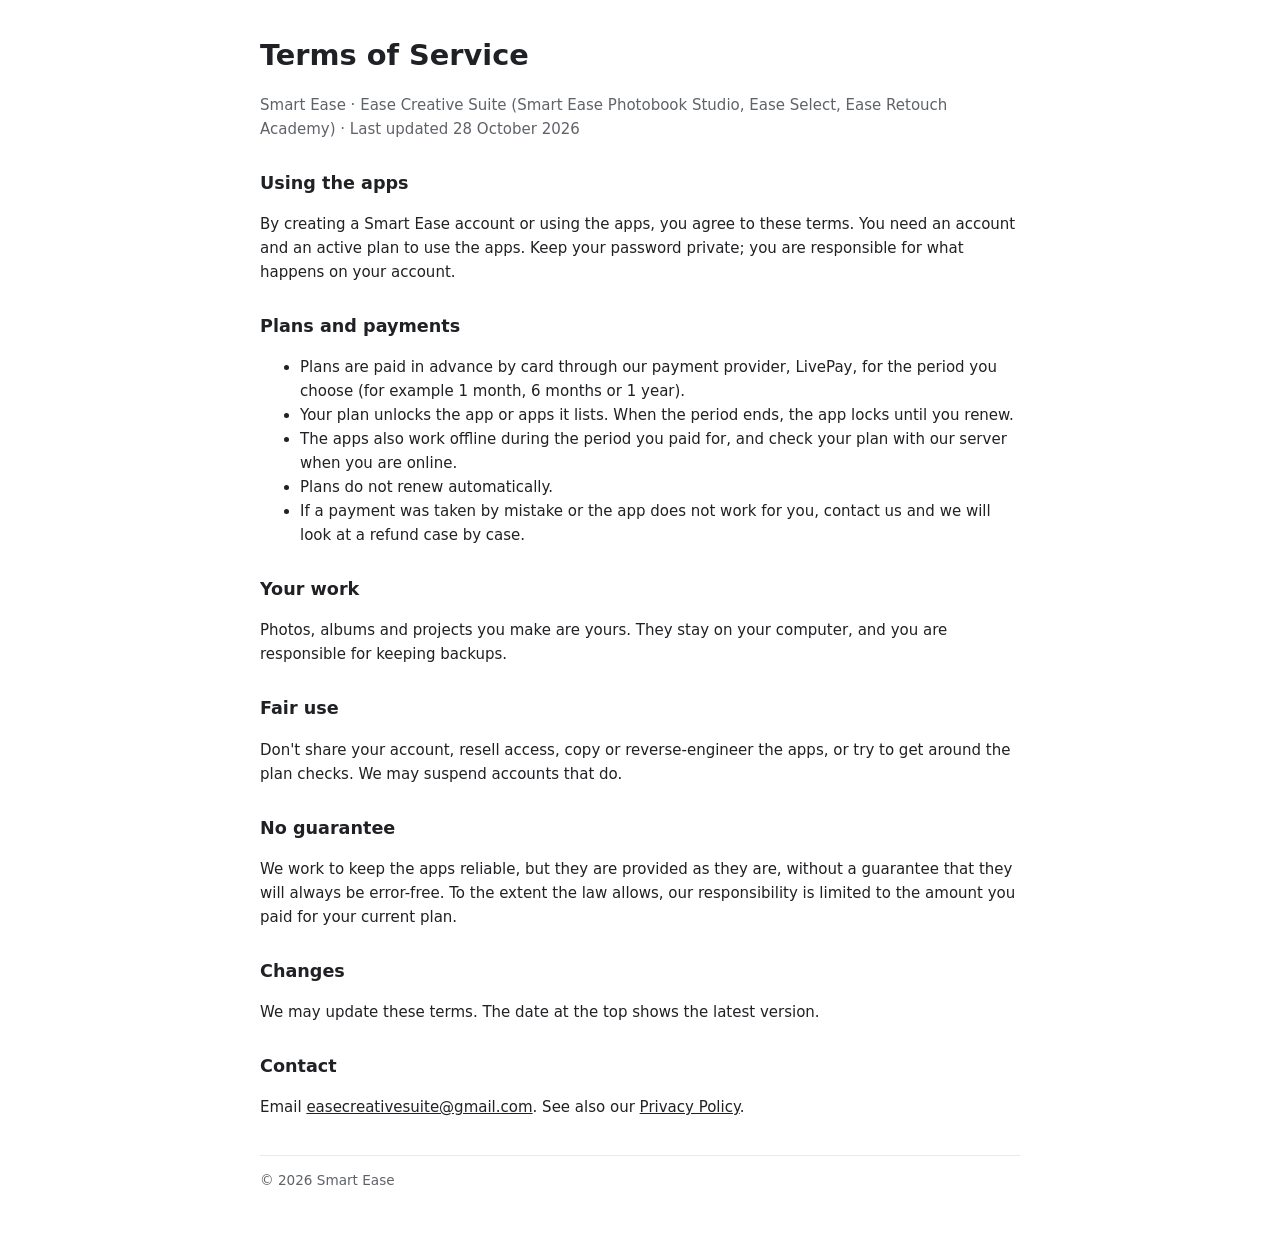
<file: static/terms.html>
<!doctype html>
<html lang="en">
<head>
  <meta charset="utf-8">
  <meta name="viewport" content="width=device-width, initial-scale=1">
  <title>Terms of Service · Smart Ease</title>
  <style>
    :root { --bg: #ffffff; --text: #202124; --muted: #5f6368; --line: #e8eaed; }
    @media (prefers-color-scheme: dark) { :root { --bg: #131314; --text: #e3e3e3; --muted: #9aa0a6; --line: #2f3033; } }
    body { margin: 0; background: var(--bg); color: var(--text); font: 15px/1.6 "Segoe UI", Roboto, system-ui, sans-serif; }
    main { max-width: 760px; margin: 0 auto; padding: 32px 16px 48px; }
    h1 { font-size: 1.8rem; margin: 0 0 4px; }
    h2 { font-size: 1.1rem; margin: 28px 0 6px; }
    .muted { color: var(--muted); }
    a { color: inherit; }
    footer { border-top: 1px solid var(--line); margin-top: 36px; padding-top: 14px; font-size: .85rem; color: var(--muted); }
  </style>
</head>
<body>
<main>
  <h1>Terms of Service</h1>
  <p class="muted">Smart Ease · Ease Creative Suite (Smart Ease Photobook Studio, Ease Select, Ease Retouch Academy) · Last updated 28 October 2026</p>

  <h2>Using the apps</h2>
  <p>By creating a Smart Ease account or using the apps, you agree to these terms. You need an account and an active plan to use the apps. Keep your password private; you are responsible for what happens on your account.</p>

  <h2>Plans and payments</h2>
  <ul>
    <li>Plans are paid in advance by card through our payment provider, LivePay, for the period you choose (for example 1 month, 6 months or 1 year).</li>
    <li>Your plan unlocks the app or apps it lists. When the period ends, the app locks until you renew.</li>
    <li>The apps also work offline during the period you paid for, and check your plan with our server when you are online.</li>
    <li>Plans do not renew automatically.</li>
    <li>If a payment was taken by mistake or the app does not work for you, contact us and we will look at a refund case by case.</li>
  </ul>

  <h2>Your work</h2>
  <p>Photos, albums and projects you make are yours. They stay on your computer, and you are responsible for keeping backups.</p>

  <h2>Fair use</h2>
  <p>Don't share your account, resell access, copy or reverse-engineer the apps, or try to get around the plan checks. We may suspend accounts that do.</p>

  <h2>No guarantee</h2>
  <p>We work to keep the apps reliable, but they are provided as they are, without a guarantee that they will always be error-free. To the extent the law allows, our responsibility is limited to the amount you paid for your current plan.</p>

  <h2>Changes</h2>
  <p>We may update these terms. The date at the top shows the latest version.</p>

  <h2>Contact</h2>
  <p>Email <a href="mailto:easecreativesuite@gmail.com">easecreativesuite@gmail.com</a>. See also our <a href="privacy.html">Privacy Policy</a>.</p>

  <footer>© 2026 Smart Ease</footer>
</main>
</body>
</html>
</file>
<file: static/styles.css>
/* ========================================================
   Smart Ease Subscription Manager - Desktop Style Engine
   Modern macOS / iMac Dark Aesthetic with high contrast,
   clean borders, soft glows, and crisp typography.
   ======================================================== */

:root {
  --bg-app: #0b0f19;
  --bg-card: #131b2e;
  --bg-card-hover: #19233c;
  --bg-surface: #1e293b;
  --bg-header: rgba(15, 23, 42, 0.95);
  --border-color: rgba(255, 255, 255, 0.08);
  --border-light: rgba(255, 255, 255, 0.12);

  --text-main: #f8fafc;
  --text-muted: #94a3b8;
  --text-dim: #64748b;

  --primary: #3b82f6;
  --primary-hover: #2563eb;
  --emerald: #10b981;
  --teal: #14b8a6;
  --indigo: #6366f1;
  --purple: #a855f7;
  --amber: #f59e0b;
  --red: #ef4444;
  --gold: #fbbf24;

  --radius-sm: 6px;
  --radius-md: 10px;
  --radius-lg: 14px;
  --shadow-sm: 0 1px 2px rgba(0, 0, 0, 0.3);
  --shadow-md: 0 4px 12px rgba(0, 0, 0, 0.35);
  --shadow-lg: 0 12px 28px rgba(0, 0, 0, 0.45);
}

* {
  box-sizing: border-box;
  margin: 0;
  padding: 0;
}

body {
  font-family: 'Inter', -apple-system, BlinkMacSystemFont, "Segoe UI", Roboto, sans-serif;
  background-color: var(--bg-app);
  color: var(--text-main);
  min-height: 100vh;
  overflow-x: hidden;
  line-height: 1.5;
  -webkit-font-smoothing: antialiased;
}

/* Custom Scrollbars */
::-webkit-scrollbar {
  width: 8px;
  height: 8px;
}
::-webkit-scrollbar-track {
  background: var(--bg-app);
}
::-webkit-scrollbar-thumb {
  background: #334155;
  border-radius: 4px;
}
::-webkit-scrollbar-thumb:hover {
  background: #475569;
}

/* App Container */
.app-container {
  display: flex;
  flex-direction: column;
  min-height: 100vh;
}

/* Top Header */
.app-header {
  position: sticky;
  top: 0;
  z-index: 100;
  display: flex;
  align-items: center;
  justify-content: space-between;
  padding: 12px 24px;
  background: var(--bg-header);
  backdrop-filter: blur(12px);
  border-bottom: 1px solid var(--border-color);
}

.header-left {
  display: flex;
  align-items: center;
  gap: 12px;
}

.brand-logo {
  width: 40px;
  height: 40px;
  border-radius: 10px;
  background: linear-gradient(135deg, #2563eb, #7c3aed);
  display: flex;
  align-items: center;
  justify-content: center;
  color: #fff;
  box-shadow: 0 4px 10px rgba(37, 99, 235, 0.35);
}

.brand-info h1 {
  font-size: 1.05rem;
  font-weight: 700;
  letter-spacing: -0.02em;
  color: #fff;
}

.brand-info .sub-title {
  font-size: 0.72rem;
  color: var(--text-muted);
}

/* Navigation Tabs */
.nav-tabs {
  display: flex;
  gap: 6px;
  background: rgba(0, 0, 0, 0.25);
  padding: 4px;
  border-radius: var(--radius-md);
  border: 1px solid var(--border-color);
}

.nav-tab {
  display: flex;
  align-items: center;
  gap: 8px;
  padding: 8px 14px;
  border-radius: var(--radius-sm);
  background: transparent;
  border: none;
  color: var(--text-muted);
  font-size: 0.82rem;
  font-weight: 500;
  cursor: pointer;
  transition: all 0.18s ease;
}

.nav-tab:hover {
  color: #fff;
  background: rgba(255, 255, 255, 0.05);
}

.nav-tab.active {
  background: var(--primary);
  color: #fff;
  box-shadow: 0 2px 8px rgba(59, 130, 246, 0.35);
}

.header-right {
  display: flex;
  align-items: center;
  gap: 12px;
}

@keyframes spin {
  from { transform: rotate(0deg); }
  to { transform: rotate(360deg); }
}

.spinning svg {
  animation: spin 0.8s linear infinite;
}

/* Main Body */
.main-body {
  flex: 1;
  padding: 24px;
  max-width: 1600px;
  margin: 0 auto;
  width: 100%;
}

.tab-panel {
  display: none;
  animation: fadeIn 0.2s ease-in-out;
}

.tab-panel.active {
  display: block;
}

@keyframes fadeIn {
  from { opacity: 0; transform: translateY(4px); }
  to { opacity: 1; transform: translateY(0); }
}

/* KPI Cards Grid */
.kpi-grid {
  display: grid;
  grid-template-columns: repeat(auto-fit, minmax(240px, 1fr));
  gap: 16px;
  margin-bottom: 24px;
}

.kpi-card {
  background: var(--bg-card);
  border: 1px solid var(--border-color);
  border-radius: var(--radius-lg);
  padding: 18px 20px;
  display: flex;
  align-items: center;
  gap: 16px;
  box-shadow: var(--shadow-sm);
  transition: transform 0.18s ease, border-color 0.18s ease;
}

.kpi-card:hover {
  transform: translateY(-2px);
  border-color: var(--border-light);
}

.kpi-icon {
  width: 48px;
  height: 48px;
  border-radius: 12px;
  display: flex;
  align-items: center;
  justify-content: center;
  flex-shrink: 0;
}

.icon-blue { background: rgba(59, 130, 246, 0.15); color: #60a5fa; }
.icon-emerald { background: rgba(16, 185, 129, 0.15); color: #34d399; }
.icon-amber { background: rgba(245, 158, 11, 0.15); color: #fbbf24; }
.icon-red { background: rgba(239, 68, 68, 0.15); color: #f87171; }
.icon-teal { background: rgba(20, 184, 166, 0.15); color: #2dd4bf; }
.icon-indigo { background: rgba(99, 102, 241, 0.15); color: #818cf8; }
.icon-purple { background: rgba(168, 85, 247, 0.15); color: #c084fc; }
.icon-gold { background: rgba(251, 191, 36, 0.15); color: #fcd34d; }

.kpi-meta {
  display: flex;
  flex-direction: column;
}

.kpi-label {
  font-size: 0.76rem;
  color: var(--text-muted);
  font-weight: 500;
  text-transform: uppercase;
  letter-spacing: 0.03em;
}

.kpi-value {
  font-size: 1.55rem;
  font-weight: 700;
  color: #fff;
  letter-spacing: -0.02em;
  line-height: 1.2;
  margin: 2px 0;
}

.kpi-hint {
  font-size: 0.72rem;
  color: var(--text-dim);
}

/* Card Component */
.card {
  background: var(--bg-card);
  border: 1px solid var(--border-color);
  border-radius: var(--radius-lg);
  box-shadow: var(--shadow-sm);
  overflow: hidden;
}

.card-header {
  padding: 18px 24px;
  border-bottom: 1px solid var(--border-color);
}

.card-title {
  font-size: 1.05rem;
  font-weight: 600;
  color: #fff;
  letter-spacing: -0.01em;
}

.card-subtitle {
  font-size: 0.78rem;
  color: var(--text-muted);
  margin-top: 2px;
}

.card-body {
  padding: 24px;
}

/* Chart */
.chart-card {
  background: var(--bg-card);
}

.chart-wrapper {
  position: relative;
  width: 100%;
  height: 280px;
  background: rgba(0, 0, 0, 0.2);
  border-radius: var(--radius-md);
  border: 1px solid var(--border-color);
  overflow: hidden;
}

.chart-svg-host {
  width: 100%;
  height: 100%;
}

.chart-legend {
  margin-top: 16px;
  padding-top: 12px;
  border-top: 1px solid var(--border-color);
  font-size: 0.8rem;
  color: var(--text-muted);
}

.legend-items {
  display: flex;
  align-items: center;
  gap: 16px;
}

.legend-dot {
  display: inline-block;
  width: 10px;
  height: 10px;
  border-radius: 50%;
  margin-right: 4px;
}

.dot-photobook { background: #3b82f6; }
.dot-bundle { background: #6366f1; }
.dot-ease { background: #14b8a6; }
.dot-life { background: #fbbf24; }

.current-month-display {
  font-weight: 600;
  font-size: 0.86rem;
  color: #fff;
  padding: 4px 10px;
  background: rgba(255, 255, 255, 0.05);
  border-radius: var(--radius-sm);
}

/* Tables */
.table-responsive {
  width: 100%;
  overflow-x: auto;
}

.data-table {
  width: 100%;
  border-collapse: collapse;
  text-align: left;
  font-size: 0.84rem;
}

.data-table th {
  background: rgba(0, 0, 0, 0.25);
  color: var(--text-muted);
  padding: 12px 16px;
  font-weight: 600;
  border-bottom: 1px solid var(--border-color);
  white-space: nowrap;
}

.data-table td {
  padding: 14px 16px;
  border-bottom: 1px solid var(--border-color);
  color: var(--text-main);
  vertical-align: middle;
}

.data-table tbody tr {
  transition: background 0.15s ease;
}

.data-table tbody tr:hover {
  background: var(--bg-card-hover);
}

.data-table.users-table tbody tr {
  cursor: pointer;
}

.table-footer {
  padding: 14px 20px;
  border-top: 1px solid var(--border-color);
  font-size: 0.78rem;
}

/* Badges */
.badge {
  display: inline-flex;
  align-items: center;
  gap: 5px;
  padding: 3px 9px;
  border-radius: 9999px;
  font-size: 0.72rem;
  font-weight: 600;
  text-transform: capitalize;
  white-space: nowrap;
}

.badge-active { background: rgba(16, 185, 129, 0.15); color: #34d399; border: 1px solid rgba(16, 185, 129, 0.3); }
.badge-warning { background: rgba(245, 158, 11, 0.15); color: #fbbf24; border: 1px solid rgba(245, 158, 11, 0.3); }
.badge-danger { background: rgba(239, 68, 68, 0.15); color: #f87171; border: 1px solid rgba(239, 68, 68, 0.3); }
.badge-lifetime { background: rgba(168, 85, 247, 0.2); color: #d8b4fe; border: 1px solid rgba(168, 85, 247, 0.4); }
.badge-neutral { background: rgba(148, 163, 184, 0.12); color: #cbd5e1; border: 1px solid rgba(148, 163, 184, 0.25); }
.badge-blue { background: rgba(59, 130, 246, 0.2); color: #93c5fd; border: 1px solid rgba(59, 130, 246, 0.35); }
.badge-teal { background: rgba(20, 184, 166, 0.2); color: #5eead4; border: 1px solid rgba(20, 184, 166, 0.35); }
.badge-indigo { background: rgba(99, 102, 241, 0.2); color: #a5b4fc; border: 1px solid rgba(99, 102, 241, 0.35); }
.badge-purple { background: rgba(168, 85, 247, 0.22); color: #e9d5ff; border: 1px solid rgba(168, 85, 247, 0.45); }
.badge-online { background: rgba(16, 185, 129, 0.22); color: #34d399; border: 1px solid rgba(16, 185, 129, 0.45); font-weight: 700; }
.badge-offline { background: rgba(148, 163, 184, 0.12); color: #94a3b8; border: 1px solid rgba(148, 163, 184, 0.25); }
.badge-amber { background: rgba(245, 158, 11, 0.22); color: #fbbf24; border: 1px solid rgba(245, 158, 11, 0.45); font-weight: 700; }
.badge-recent { background: rgba(59, 130, 246, 0.18); color: #93c5fd; border: 1px solid rgba(59, 130, 246, 0.35); }

.pulse-dot {
  width: 7px;
  height: 7px;
  border-radius: 50%;
  background: #10b981;
  box-shadow: 0 0 0 0 rgba(16, 185, 129, 0.7);
  animation: pulse-green 1.8s infinite;
  display: inline-block;
  margin-right: 2px;
}
@keyframes pulse-green {
  0% { transform: scale(0.95); box-shadow: 0 0 0 0 rgba(16, 185, 129, 0.7); }
  70% { transform: scale(1); box-shadow: 0 0 0 6px rgba(16, 185, 129, 0); }
  100% { transform: scale(0.95); box-shadow: 0 0 0 0 rgba(16, 185, 129, 0); }
}

.chip-online:hover {
  border-color: #10b981 !important;
  box-shadow: 0 0 16px rgba(16, 185, 129, 0.25);
}
.chip-offline-mode:hover {
  border-color: #f59e0b !important;
  box-shadow: 0 0 16px rgba(245, 158, 11, 0.25);
}
.chip-offline:hover {
  border-color: #64748b !important;
}

.highlight-select {
  border-color: rgba(99, 102, 241, 0.5) !important;
  background-color: #1a223a !important;
}

/* App Breakdown Chips */
.breakdown-chips-grid {
  display: grid;
  grid-template-columns: repeat(auto-fit, minmax(220px, 1fr));
  gap: 16px;
}

.chip-card {
  background: rgba(0, 0, 0, 0.22);
  border: 1px solid var(--border-color);
  border-radius: var(--radius-md);
  padding: 16px 18px;
  cursor: pointer;
  transition: all 0.2s ease;
  display: flex;
  flex-direction: column;
}

.chip-card:hover {
  transform: translateY(-2px);
  border-color: var(--primary);
  background: rgba(255, 255, 255, 0.04);
}

.chip-top {
  display: flex;
  align-items: center;
  justify-content: space-between;
  margin-bottom: 8px;
}

.chip-count {
  font-size: 1.5rem;
  font-weight: 800;
  color: #fff;
}

.chip-title {
  font-size: 0.88rem;
  font-weight: 600;
  color: #fff;
  margin-bottom: 2px;
}

.chip-desc {
  font-size: 0.72rem;
  color: var(--text-dim);
}

/* Buttons */
.btn {
  display: inline-flex;
  align-items: center;
  gap: 6px;
  padding: 8px 16px;
  border-radius: var(--radius-sm);
  font-size: 0.82rem;
  font-weight: 500;
  cursor: pointer;
  border: 1px solid transparent;
  transition: all 0.15s ease;
}

.btn-primary {
  background: var(--primary);
  color: #fff;
}
.btn-primary:hover {
  background: var(--primary-hover);
}

.btn-secondary {
  background: rgba(255, 255, 255, 0.06);
  color: var(--text-main);
  border-color: var(--border-color);
}
.btn-secondary:hover {
  background: rgba(255, 255, 255, 0.12);
  border-color: var(--border-light);
}

.btn-link {
  background: transparent;
  color: #60a5fa;
  border: none;
  padding: 4px 8px;
}
.btn-link:hover {
  text-decoration: underline;
}

.btn-sm { padding: 6px 12px; font-size: 0.78rem; }
.btn-xs { padding: 4px 8px; font-size: 0.74rem; }

/* Filter Bar */
.filters-bar {
  display: flex;
  align-items: center;
  gap: 14px;
  padding: 16px 24px;
  background: rgba(0, 0, 0, 0.15);
  border-bottom: 1px solid var(--border-color);
  flex-wrap: wrap;
}

.search-box {
  display: flex;
  align-items: center;
  gap: 8px;
  background: rgba(255, 255, 255, 0.05);
  border: 1px solid var(--border-color);
  padding: 7px 12px;
  border-radius: var(--radius-sm);
  flex: 1;
  min-width: 260px;
}

.search-box input {
  background: transparent;
  border: none;
  color: #fff;
  font-size: 0.82rem;
  width: 100%;
  outline: none;
}

.filter-item {
  display: flex;
  align-items: center;
  gap: 6px;
  font-size: 0.8rem;
  color: var(--text-muted);
}

.select-control, .date-control, .text-input {
  background: #1a2236;
  border: 1px solid var(--border-color);
  color: #fff;
  padding: 7px 12px;
  border-radius: var(--radius-sm);
  font-size: 0.82rem;
  outline: none;
}

.select-control:focus, .date-control:focus, .text-input:focus {
  border-color: var(--primary);
}

/* Packages Grid */
.packages-grid {
  display: grid;
  grid-template-columns: repeat(auto-fit, minmax(280px, 1fr));
  gap: 20px;
  padding: 24px;
}

.pkg-card {
  background: var(--bg-surface);
  border: 1px solid var(--border-color);
  border-radius: var(--radius-lg);
  padding: 24px;
  display: flex;
  flex-direction: column;
  position: relative;
  transition: transform 0.2s ease, border-color 0.2s ease;
}

.pkg-card:hover {
  transform: translateY(-3px);
  border-color: var(--primary);
}

.pkg-card.highlight {
  border-color: #a855f7;
  background: linear-gradient(180deg, rgba(168, 85, 247, 0.08), var(--bg-surface));
}

.pkg-type-badge {
  display: inline-block;
  align-self: flex-start;
  font-size: 0.68rem;
  font-weight: 700;
  text-transform: uppercase;
  padding: 3px 8px;
  border-radius: 4px;
  margin-bottom: 12px;
}

.pkg-type-recurring { background: rgba(59, 130, 246, 0.2); color: #93c5fd; }
.pkg-type-lifetime { background: rgba(251, 191, 36, 0.2); color: #fde68a; border: 1px solid rgba(251, 191, 36, 0.4); }

.pkg-title {
  font-size: 1.15rem;
  font-weight: 700;
  color: #fff;
  margin-bottom: 6px;
}

.pkg-price-wrap {
  display: flex;
  align-items: baseline;
  gap: 4px;
  margin: 14px 0;
}

.pkg-price {
  font-size: 2rem;
  font-weight: 800;
  color: #fff;
  letter-spacing: -0.03em;
}

.pkg-cycle {
  font-size: 0.8rem;
  color: var(--text-muted);
}

.pkg-desc {
  font-size: 0.8rem;
  color: var(--text-muted);
  line-height: 1.4;
  margin-bottom: 18px;
  min-height: 40px;
}

.pkg-stats-strip {
  margin-top: auto;
  padding-top: 14px;
  border-top: 1px solid var(--border-color);
  display: flex;
  justify-content: space-between;
  font-size: 0.78rem;
  color: var(--text-muted);
}

.pkg-stats-strip strong {
  color: #fff;
}

/* Revenue & Earnings */
.earnings-grid {
  display: grid;
  grid-template-columns: repeat(auto-fit, minmax(180px, 1fr));
  gap: 16px;
}

.earn-box {
  background: rgba(0, 0, 0, 0.2);
  border: 1px solid var(--border-color);
  border-radius: var(--radius-md);
  padding: 16px;
  display: flex;
  flex-direction: column;
}

.earn-label {
  font-size: 0.74rem;
  color: var(--text-muted);
  text-transform: uppercase;
}

.earn-val {
  font-size: 1.4rem;
  font-weight: 700;
  margin: 4px 0;
}

.earn-sub {
  font-size: 0.7rem;
  color: var(--text-dim);
}

.monthly-summary-cards {
  display: grid;
  grid-template-columns: repeat(auto-fit, minmax(200px, 1fr));
  gap: 16px;
}

.summary-metric {
  background: rgba(0, 0, 0, 0.2);
  border: 1px solid var(--border-color);
  border-radius: var(--radius-md);
  padding: 16px;
}

.summary-metric.highlight {
  border-color: var(--emerald);
  background: rgba(16, 185, 129, 0.05);
}

.sm-label {
  display: block;
  font-size: 0.74rem;
  color: var(--text-muted);
  text-transform: uppercase;
}

.sm-val {
  display: block;
  font-size: 1.45rem;
  font-weight: 700;
  margin-top: 4px;
}

.monthly-breakdown-details {
  display: grid;
  grid-template-columns: 1fr 1fr;
  gap: 20px;
}

.breakdown-col {
  background: rgba(0, 0, 0, 0.15);
  border: 1px solid var(--border-color);
  border-radius: var(--radius-md);
  padding: 16px;
}

.breakdown-col h4 {
  font-size: 0.84rem;
  color: #fff;
  margin-bottom: 12px;
  border-bottom: 1px solid var(--border-color);
  padding-bottom: 8px;
}

.breakdown-row {
  display: flex;
  justify-content: space-between;
  padding: 6px 0;
  font-size: 0.8rem;
  color: var(--text-muted);
}

.breakdown-row strong {
  color: #fff;
}

/* Connected Apps */
.connected-apps-grid {
  display: grid;
  grid-template-columns: 1fr 1fr;
  gap: 20px;
  padding: 24px;
}

.app-connection-card {
  background: var(--bg-surface);
  border: 1px solid var(--border-color);
  border-radius: var(--radius-lg);
  overflow: hidden;
}

.app-header-strip {
  display: flex;
  align-items: center;
  gap: 12px;
  padding: 16px 20px;
  background: rgba(0, 0, 0, 0.2);
  border-bottom: 1px solid var(--border-color);
}

.app-icon {
  width: 38px;
  height: 38px;
  border-radius: 8px;
  display: flex;
  align-items: center;
  justify-content: center;
  font-weight: 700;
  color: #fff;
}

.icon-photobook { background: #2563eb; }
.icon-ease { background: #0d9488; }

.app-port-badge {
  font-size: 0.72rem;
  color: var(--text-muted);
}

.app-card-body {
  padding: 20px;
  font-size: 0.8rem;
  display: flex;
  flex-direction: column;
  gap: 8px;
}

.info-line code {
  background: rgba(0, 0, 0, 0.3);
  padding: 2px 6px;
  border-radius: 4px;
  font-family: monospace;
  color: #93c5fd;
}

.app-card-footer {
  padding: 14px 20px;
  border-top: 1px solid var(--border-color);
  background: rgba(0, 0, 0, 0.1);
  display: flex;
  justify-content: flex-end;
}

.status-indicator {
  margin-left: auto;
  font-size: 0.72rem;
  font-weight: 600;
  padding: 4px 10px;
  border-radius: 9999px;
  background: rgba(255, 255, 255, 0.08);
}

.status-indicator.online {
  background: rgba(16, 185, 129, 0.18);
  color: #34d399;
  border: 1px solid rgba(16, 185, 129, 0.35);
}

.status-indicator.offline {
  background: rgba(239, 68, 68, 0.18);
  color: #f87171;
  border: 1px solid rgba(239, 68, 68, 0.35);
}

.sync-banner {
  display: flex;
  align-items: center;
  justify-content: space-between;
  background: linear-gradient(135deg, rgba(37, 99, 235, 0.12), rgba(124, 58, 237, 0.12));
  border: 1px solid rgba(59, 130, 246, 0.3);
  border-radius: var(--radius-lg);
  padding: 24px;
  margin: 0 24px;
}

.sync-banner-text h3 {
  font-size: 1rem;
  color: #fff;
  margin-bottom: 4px;
}

.sync-banner-text p {
  font-size: 0.8rem;
  color: var(--text-muted);
  max-width: 650px;
}

.test-result-box {
  padding: 14px 18px;
  background: rgba(0, 0, 0, 0.3);
  border-radius: var(--radius-md);
  border: 1px solid var(--border-color);
  font-size: 0.84rem;
}

/* Modals */
.modal-backdrop {
  position: fixed;
  inset: 0;
  background: rgba(0, 0, 0, 0.75);
  backdrop-filter: blur(4px);
  z-index: 1000;
  display: none;
  align-items: center;
  justify-content: center;
  padding: 20px;
}

.modal-backdrop.open {
  display: flex;
  animation: fadeIn 0.15s ease-out;
}

.modal-card {
  background: #172033;
  border: 1px solid var(--border-light);
  border-radius: var(--radius-lg);
  width: 100%;
  max-width: 520px;
  box-shadow: var(--shadow-lg);
  overflow: hidden;
}

.modal-card.modal-lg {
  max-width: 800px;
}

.modal-header {
  padding: 18px 24px;
  border-bottom: 1px solid var(--border-color);
}

.modal-title {
  font-size: 1.1rem;
  font-weight: 700;
  color: #fff;
}

.modal-close {
  background: transparent;
  border: none;
  color: var(--text-muted);
  font-size: 1.5rem;
  cursor: pointer;
  line-height: 1;
}

.modal-close:hover {
  color: #fff;
}

.modal-body {
  padding: 24px;
  max-height: 75vh;
  overflow-y: auto;
}

.form-group {
  margin-bottom: 16px;
}

.form-group label {
  display: block;
  font-size: 0.8rem;
  color: var(--text-muted);
  margin-bottom: 6px;
  font-weight: 500;
}

.w-100 { width: 100%; }

/* Alerts */
.info-alert {
  display: flex;
  gap: 12px;
  background: rgba(59, 130, 246, 0.1);
  border: 1px solid rgba(59, 130, 246, 0.3);
  padding: 14px 18px;
  border-radius: var(--radius-md);
  font-size: 0.82rem;
  color: #bfdbfe;
  margin: 0 24px 24px 24px;
}

.info-alert strong { color: #fff; }

/* Utilities */
.flex-between { display: flex; align-items: center; justify-content: space-between; }
.flex-end { display: flex; align-items: center; justify-content: flex-end; }
.flex-gap { display: flex; gap: 8px; }
.align-center { align-items: center; }
.flex-wrap { flex-wrap: wrap; }
.gap-12 { gap: 12px; }
.mt-16 { margin-top: 16px; }
.mt-20 { margin-top: 20px; }
.mt-24 { margin-top: 24px; }
.text-center { text-align: center; }
.text-muted { color: var(--text-muted); }
.text-dim { color: var(--text-dim); }
.text-hint { font-size: 0.74rem; color: var(--text-dim); }
.text-teal { color: #2dd4bf; }
.text-indigo { color: #818cf8; }
.text-purple { color: #c084fc; }
.text-gold { color: #fbbf24; }
.text-amber { color: #f59e0b; }
.text-red { color: #ef4444; }
.text-emerald { color: #10b981; }

/* Toast Notifications */
.toast-container {
  position: fixed;
  bottom: 24px;
  right: 24px;
  z-index: 2000;
  display: flex;
  flex-direction: column;
  gap: 8px;
}

.toast {
  background: #1e293b;
  border: 1px solid var(--border-light);
  color: #fff;
  padding: 12px 18px;
  border-radius: var(--radius-sm);
  box-shadow: var(--shadow-lg);
  font-size: 0.84rem;
  display: flex;
  align-items: center;
  gap: 8px;
  animation: slideIn 0.2s ease-out;
}

.toast.success { border-left: 4px solid var(--emerald); }
.toast.error { border-left: 4px solid var(--red); }
.toast.info { border-left: 4px solid var(--primary); }

@keyframes slideIn {
  from { transform: translateX(100%); opacity: 0; }
  to { transform: translateX(0); opacity: 1; }
}

/* ========================================================
   Layout v3 — simple modern layout that never crops
   Wide screens: left sidebar menu. Narrow: compact top bar.
   ======================================================== */
body { font-size: 14px; }

.main-body {
  max-width: 1440px;
  padding: 24px 28px 48px;
  min-width: 0;
}

/* Panels never cut content off; wide tables scroll inside their panel */
.card { overflow: visible; }
.card > .table-responsive, .card .table-responsive { border-radius: 0 0 var(--radius-lg) var(--radius-lg); }
.table-responsive { -webkit-overflow-scrolling: touch; }
.data-table td, .data-table th { padding: 11px 14px; }

/* Headers inside panels wrap their buttons instead of pushing them off-screen */
.flex-between { flex-wrap: wrap; gap: 12px; }
.card-header { padding: 16px 20px; }
.card-body { padding: 20px; }
.card + .card, .card.mb-24 { margin-bottom: 20px; }
section.tab-panel > .card { margin-bottom: 20px; }

/* Calmer cards */
.kpi-card, .chip-card, .pkg-card { transition: border-color 0.15s ease; }
.kpi-card:hover, .chip-card:hover, .pkg-card:hover { transform: none; }
.kpi-grid { grid-template-columns: repeat(auto-fill, minmax(210px, 1fr)); gap: 14px; }
.kpi-value { font-size: 1.4rem; }
.breakdown-chips-grid { grid-template-columns: repeat(auto-fill, minmax(200px, 1fr)); gap: 12px; }

.filters-bar { padding: 14px 20px; gap: 10px; }
.search-box { min-width: 0; flex: 1 1 240px; }
.filter-item { flex-wrap: wrap; }

.monthly-breakdown-details { grid-template-columns: repeat(auto-fit, minmax(260px, 1fr)); }
.modal-card.modal-lg { max-width: min(900px, 100%); }
.modal-body { max-height: calc(100vh - 140px); }

/* ---- Wide screens: sidebar ---- */
@media (min-width: 1100px) {
  .app-container {
    display: grid;
    grid-template-columns: 236px minmax(0, 1fr);
    align-items: start;
  }
  .app-header {
    position: sticky;
    top: 0;
    height: 100vh;
    flex-direction: column;
    align-items: stretch;
    justify-content: flex-start;
    gap: 24px;
    padding: 22px 14px;
    border-bottom: none;
    border-right: 1px solid var(--border-color);
    overflow-y: auto;
  }
  .header-center { flex: 1; }
  .nav-tabs {
    flex-direction: column;
    gap: 4px;
    background: none;
    border: none;
    padding: 0;
  }
  .nav-tab {
    width: 100%;
    justify-content: flex-start;
    padding: 10px 12px;
    font-size: 0.9rem;
  }
  .nav-tab.active { box-shadow: none; }
  .header-right { flex-direction: column; align-items: stretch; }
  .header-right .btn { justify-content: center; padding: 10px 12px; }
}

/* ---- Medium & small screens: top bar, scrollable menu ---- */
@media (max-width: 1099px) {
  .app-header {
    flex-wrap: wrap;
    gap: 10px 16px;
    padding: 10px 16px;
  }
  .header-center { order: 3; width: 100%; }
  .nav-tabs {
    overflow-x: auto;
    flex-wrap: nowrap;
    scrollbar-width: none;
  }
  .nav-tabs::-webkit-scrollbar { display: none; }
  .nav-tab { flex: 0 0 auto; white-space: nowrap; }
  .main-body { padding: 18px 16px 40px; }
}

@media (max-width: 700px) {
  .brand-info .sub-title { display: none; }
  .header-right .btn { padding: 7px 10px; }
  .kpi-grid { grid-template-columns: repeat(auto-fill, minmax(150px, 1fr)); gap: 10px; }
  .kpi-card { padding: 14px; gap: 10px; }
  .kpi-icon { width: 38px; height: 38px; }
  .kpi-value { font-size: 1.2rem; }
  .card-header, .card-body, .filters-bar { padding-left: 14px; padding-right: 14px; }
  .packages-grid { padding: 14px; gap: 12px; }
  .chart-wrapper { height: 220px; }
  .modal-backdrop { padding: 10px; align-items: flex-start; }
  .modal-body { padding: 16px; }
  .toast-container { left: 12px; right: 12px; bottom: 12px; }
}

/* Admin pass panel (customer detail window) */
.pass-panel {
  display: flex;
  flex-wrap: wrap;
  align-items: center;
  justify-content: space-between;
  gap: 14px;
  padding: 14px 16px;
  margin-bottom: 18px;
  border-radius: var(--radius-md);
  border: 1px solid rgba(59, 130, 246, 0.35);
  background: rgba(59, 130, 246, 0.08);
  font-size: 0.86rem;
}
.pass-label { font-size: 0.72rem; text-transform: uppercase; color: var(--text-muted); margin-bottom: 4px; }
.pass-actions { display: flex; flex-wrap: wrap; align-items: center; gap: 8px; }
.btn-danger { background: rgba(239, 68, 68, 0.15); color: #fca5a5; border-color: rgba(239, 68, 68, 0.4); }
.btn-danger:hover { background: rgba(239, 68, 68, 0.28); }
.btn:disabled { opacity: 0.45; cursor: not-allowed; }

/* Filter dropdowns never wider than the screen */
.filter-item .select-control, .filter-item .date-control { max-width: 100%; min-width: 0; }
@media (max-width: 700px) {
  .filter-item { width: 100%; }
  .filter-item .select-control, .filter-item .date-control { flex: 1 1 auto; width: 100%; }
}

/* Installed app on phones: keep content clear of the notch / status bar */
@supports (padding: env(safe-area-inset-top)) {
  .app-header { padding-top: max(10px, env(safe-area-inset-top)); }
  .main-body { padding-bottom: max(40px, env(safe-area-inset-bottom)); }
}
</file>
